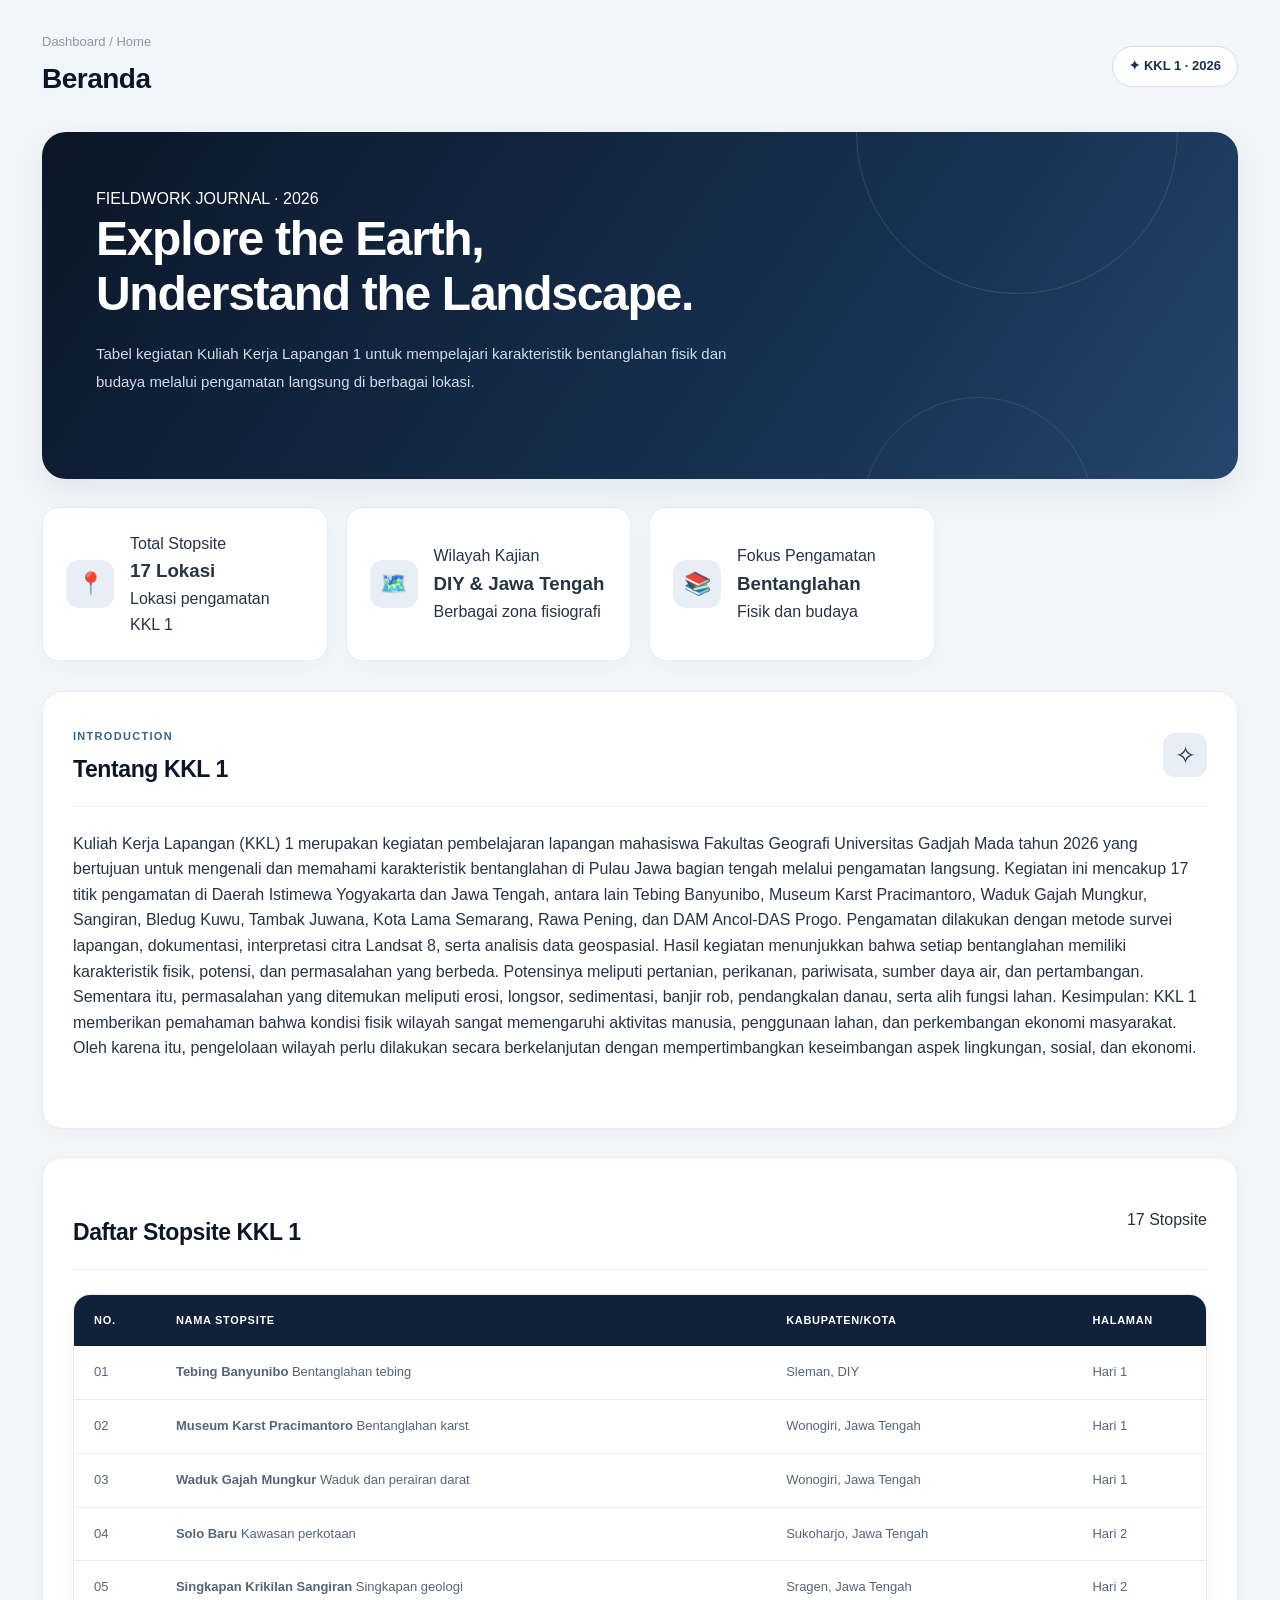
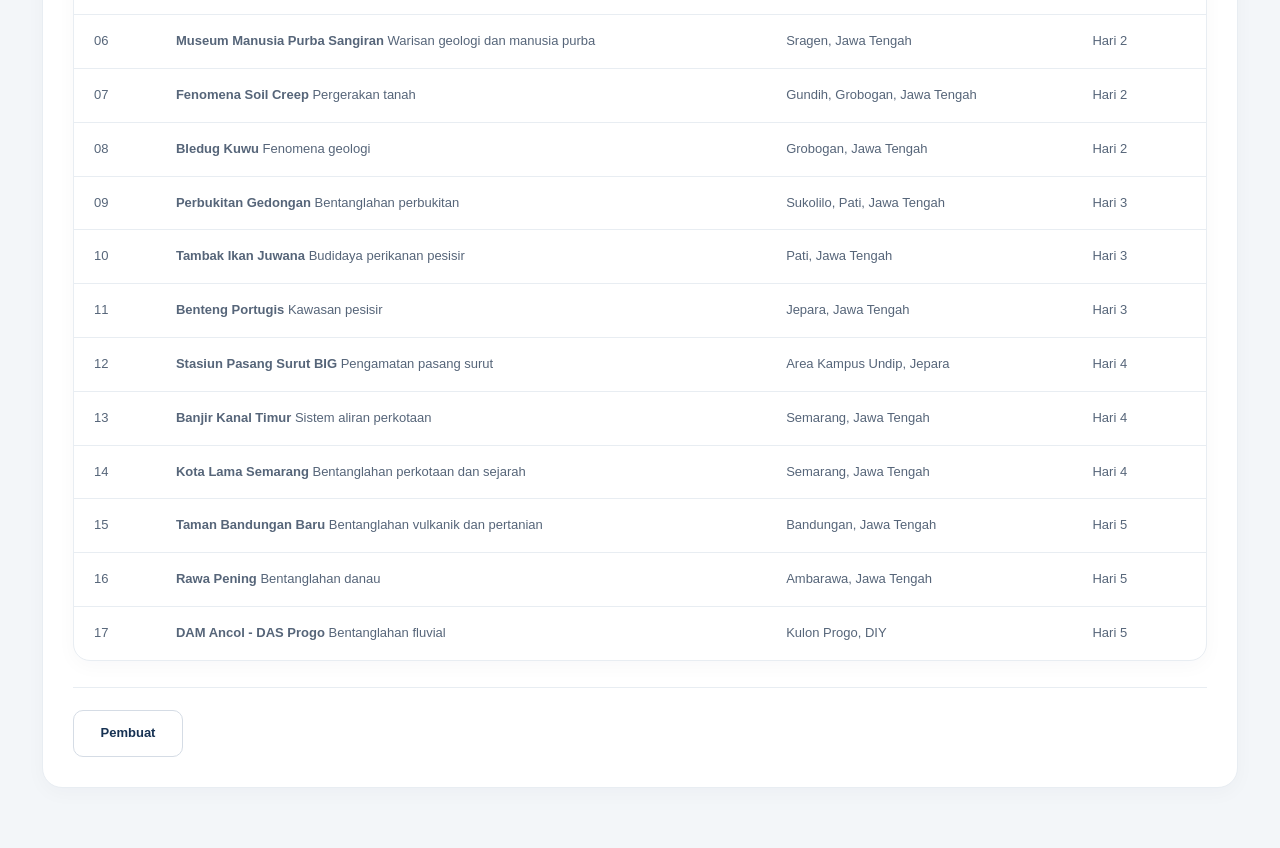
<file: index.html>
<!DOCTYPE html>
<html lang="id">

<head>
    <!-- Mengatur karakter teks -->
    <meta charset="UTF-8">

    <!-- Menyesuaikan tampilan dengan ukuran layar -->
    <meta name="viewport" content="width=device-width, initial-scale=1.0">

    <!-- Menentukan judul tab browser -->
    <title>KKL 1</title>

    <!-- Menghubungkan file CSS -->
    <link rel="stylesheet" href="style.css">
</head>

<body>

    <!-- KONTEN UTAMA HALAMAN -->
    <main class="main-content">

        <!-- BAGIAN HEADER -->
        <header class="topbar">
            <div>
                <!-- Menunjukkan posisi halaman -->
                <p class="breadcrumb">Dashboard / Home</p>

                <!-- Judul halaman -->
                <h2>Beranda</h2>
            </div>

            <!-- Label kegiatan -->
            <div class="topbar-badge">✦ KKL 1 · 2026</div>
        </header>

        <!-- BAGIAN PEMBUKA HALAMAN -->
        <section class="hero">
            <div class="hero-content">

                <!-- Label pengantar -->
                <span class="eyebrow">FIELDWORK JOURNAL · 2026</span>

                <!-- Judul utama; br membuat baris baru -->
                <h1>Explore the Earth,<br><span>Understand the Landscape.</span></h1>

                <!-- Deskripsi singkat kegiatan -->
                <p>
                    Tabel kegiatan Kuliah Kerja Lapangan 1 untuk
                    mempelajari karakteristik bentanglahan fisik dan budaya
                    melalui pengamatan langsung di berbagai lokasi.
                </p>

                <!-- Elemen dekorasi halaman -->
                <div class="hero-decoration">
                    <div class="hero-circle circle-one"></div>
                    <div class="hero-circle circle-two"></div>
                    <div class="floating-card"></div>
                </div>

            </div>
        </section>

        <!-- KARTU RINGKASAN INFORMASI -->
        <section class="stats-grid">

            <!-- Kartu jumlah stopsite -->
            <div class="stat-card">
                <div class="stat-icon pink">📍</div>
                <div>
                    <p>Total Stopsite</p>
                    <h3>17 Lokasi</h3>
                    <span>Lokasi pengamatan KKL 1</span>
                </div>
            </div>

            <!-- Kartu wilayah kajian -->
            <div class="stat-card">
                <div class="stat-icon blue">🗺️</div>
                <div>
                    <p>Wilayah Kajian</p>
                    <h3>DIY & Jawa Tengah</h3>
                    <span>Berbagai zona fisiografi</span>
                </div>
            </div>

            <!-- Kartu fokus pengamatan -->
            <div class="stat-card">
                <div class="stat-icon lilac">📚</div>
                <div>
                    <p>Fokus Pengamatan</p>
                    <h3>Bentanglahan</h3>
                    <span>Fisik dan budaya</span>
                </div>
            </div>

        </section>

        <!-- BAGIAN PENJELASAN KKL -->
        <section class="panel">

            <!-- Judul bagian dan dekorasi -->
            <div class="section-heading">
                <div>
                    <span class="section-kicker">INTRODUCTION</span>
                    <h2>Tentang KKL 1</h2>
                </div>

                <span class="heading-decoration">✧</span>
            </div>

            <!-- Menampilkan penjelasan kegiatan KKL 1 -->
            <p class="intro-text">
                Kuliah Kerja Lapangan (KKL) 1 merupakan kegiatan pembelajaran lapangan mahasiswa Fakultas Geografi
                Universitas Gadjah Mada tahun 2026 yang bertujuan untuk mengenali dan memahami karakteristik
                bentanglahan di Pulau Jawa bagian tengah melalui pengamatan langsung.

                Kegiatan ini mencakup 17 titik pengamatan di Daerah Istimewa Yogyakarta dan Jawa Tengah, antara lain
                Tebing Banyunibo, Museum Karst Pracimantoro, Waduk Gajah Mungkur, Sangiran, Bledug Kuwu, Tambak Juwana,
                Kota Lama Semarang, Rawa Pening, dan DAM Ancol-DAS Progo. Pengamatan dilakukan dengan metode survei
                lapangan, dokumentasi, interpretasi citra Landsat 8, serta analisis data geospasial.

                Hasil kegiatan menunjukkan bahwa setiap bentanglahan memiliki karakteristik fisik, potensi, dan
                permasalahan yang berbeda. Potensinya meliputi pertanian, perikanan, pariwisata, sumber daya air, dan
                pertambangan. Sementara itu, permasalahan yang ditemukan meliputi erosi, longsor, sedimentasi, banjir
                rob, pendangkalan danau, serta alih fungsi lahan.

                Kesimpulan: KKL 1 memberikan pemahaman bahwa kondisi fisik wilayah sangat memengaruhi aktivitas manusia,
                penggunaan lahan, dan perkembangan ekonomi masyarakat. Oleh karena itu, pengelolaan wilayah perlu
                dilakukan secara berkelanjutan dengan mempertimbangkan keseimbangan aspek lingkungan, sosial, dan
                ekonomi.
            </p>

            <!-- Label bidang ilmu terkait -->
            <div class="tag-row">
                <span class="tag-pink">Geomorfologi</span>
                <span class="tag-blue">Hidrologi</span>
                <span class="tag-lilac">Kartografi</span>
                <span class="tag-blue">Penginderaan Jauh</span>
                <span class="tag-pink">SIG</span>
            </div>

        </section>

        <!-- BAGIAN TABEL DAFTAR STOPSITE -->
        <section class="panel" id="daftar-stopsite">

            <!-- Judul dan jumlah stopsite -->
            <div class="section-heading">
                <div>
                    <span class="section-kicker"></span>
                    <h2>Daftar Stopsite KKL 1</h2>
                </div>

                <span class="table-count">17 Stopsite</span>
            </div>

            <!-- Membungkus tabel agar mudah diatur dengan CSS -->
            <div class="table-wrapper">

                <!-- Membuat tabel stopsite -->
                <table class="stopsite-table">

                    <!-- Kepala tabel -->
                    <thead>
                        <tr>
                            <th>No.</th>
                            <th>Nama Stopsite</th>
                            <th>Kabupaten/Kota</th>
                            <th>Halaman</th>
                        </tr>
                    </thead>

                    <!-- Isi tabel stopsite -->
                    <tbody>

                        <!-- Data stopsite 1 -->
                        <tr>
                            <td>01</td>
                            <td>
                                <strong>Tebing Banyunibo</strong>
                                <span class="table-subtitle">Bentanglahan tebing</span>
                            </td>
                            <td>Sleman, DIY</td>
                            <td>Hari 1</td>
                        </tr>

                        <!-- Data stopsite 2 -->
                        <tr>
                            <td>02</td>
                            <td>
                                <strong>Museum Karst Pracimantoro</strong>
                                <span class="table-subtitle">Bentanglahan karst</span>
                            </td>
                            <td>Wonogiri, Jawa Tengah</td>
                            <td>Hari 1</td>
                        </tr>

                        <!-- Data stopsite 3 -->
                        <tr>
                            <td>03</td>
                            <td>
                                <strong>Waduk Gajah Mungkur</strong>
                                <span class="table-subtitle">Waduk dan perairan darat</span>
                            </td>
                            <td>Wonogiri, Jawa Tengah</td>
                            <td>Hari 1</td>
                        </tr>

                        <!-- Data stopsite 4 -->
                        <tr>
                            <td>04</td>
                            <td>
                                <strong>Solo Baru</strong>
                                <span class="table-subtitle">Kawasan perkotaan</span>
                            </td>
                            <td>Sukoharjo, Jawa Tengah</td>
                            <td>Hari 2</td>
                        </tr>

                        <!-- Data stopsite 5 -->
                        <tr>
                            <td>05</td>
                            <td>
                                <strong>Singkapan Krikilan Sangiran</strong>
                                <span class="table-subtitle">Singkapan geologi</span>
                            </td>
                            <td>Sragen, Jawa Tengah</td>
                            <td>Hari 2</td>
                        </tr>

                        <!-- Data stopsite 6 -->
                        <tr>
                            <td>06</td>
                            <td>
                                <strong>Museum Manusia Purba Sangiran</strong>
                                <span class="table-subtitle">Warisan geologi dan manusia purba</span>
                            </td>
                            <td>Sragen, Jawa Tengah</td>
                            <td>Hari 2</td>
                        </tr>

                        <!-- Data stopsite 7 -->
                        <tr>
                            <td>07</td>
                            <td>
                                <strong>Fenomena Soil Creep</strong>
                                <span class="table-subtitle">Pergerakan tanah</span>
                            </td>
                            <td>Gundih, Grobogan, Jawa Tengah</td>
                            <td>Hari 2</td>
                        </tr>

                        <!-- Data stopsite 8 -->
                        <tr>
                            <td>08</td>
                            <td>
                                <strong>Bledug Kuwu</strong>
                                <span class="table-subtitle">Fenomena geologi</span>
                            </td>
                            <td>Grobogan, Jawa Tengah</td>
                            <td>Hari 2</td>
                        </tr>

                        <!-- Data stopsite 9 -->
                        <tr>
                            <td>09</td>
                            <td>
                                <strong>Perbukitan Gedongan</strong>
                                <span class="table-subtitle">Bentanglahan perbukitan</span>
                            </td>
                            <td>Sukolilo, Pati, Jawa Tengah</td>
                            <td>Hari 3</td>
                        </tr>

                        <!-- Data stopsite 10 -->
                        <tr>
                            <td>10</td>
                            <td>
                                <strong>Tambak Ikan Juwana</strong>
                                <span class="table-subtitle">Budidaya perikanan pesisir</span>
                            </td>
                            <td>Pati, Jawa Tengah</td>
                            <td>Hari 3</td>
                        </tr>

                        <!-- Data stopsite 11 -->
                        <tr>
                            <td>11</td>
                            <td>
                                <strong>Benteng Portugis</strong>
                                <span class="table-subtitle">Kawasan pesisir</span>
                            </td>
                            <td>Jepara, Jawa Tengah</td>
                            <td>Hari 3</td>
                        </tr>

                        <!-- Data stopsite 12 -->
                        <tr>
                            <td>12</td>
                            <td>
                                <strong>Stasiun Pasang Surut BIG</strong>
                                <span class="table-subtitle">Pengamatan pasang surut</span>
                            </td>
                            <td>Area Kampus Undip, Jepara</td>
                            <td>Hari 4</td>
                        </tr>

                        <!-- Data stopsite 13 -->
                        <tr>
                            <td>13</td>
                            <td>
                                <strong>Banjir Kanal Timur</strong>
                                <span class="table-subtitle">Sistem aliran perkotaan</span>
                            </td>
                            <td>Semarang, Jawa Tengah</td>
                            <td>Hari 4</td>
                        </tr>

                        <!-- Data stopsite 14 -->
                        <tr>
                            <td>14</td>
                            <td>
                                <strong>Kota Lama Semarang</strong>
                                <span class="table-subtitle">Bentanglahan perkotaan dan sejarah</span>
                            </td>
                            <td>Semarang, Jawa Tengah</td>
                            <td>Hari 4</td>
                        </tr>

                        <!-- Data stopsite 15 -->
                        <tr>
                            <td>15</td>
                            <td>
                                <strong>Taman Bandungan Baru</strong>
                                <span class="table-subtitle">Bentanglahan vulkanik dan pertanian</span>
                            </td>
                            <td>Bandungan, Jawa Tengah</td>
                            <td>Hari 5</td>
                        </tr>

                        <!-- Data stopsite 16 -->
                        <tr>
                            <td>16</td>
                            <td>
                                <strong>Rawa Pening</strong>
                                <span class="table-subtitle">Bentanglahan danau</span>
                            </td>
                            <td>Ambarawa, Jawa Tengah</td>
                            <td>Hari 5</td>
                        </tr>

                        <!-- Data stopsite 17 -->
                        <tr>
                            <td>17</td>
                            <td>
                                <strong>DAM Ancol - DAS Progo</strong>
                                <span class="table-subtitle">Bentanglahan fluvial</span>
                            </td>
                            <td>Kulon Progo, DIY</td>
                            <td>Hari 5</td>
                        </tr>

                    </tbody>
                </table>

            </div>

            <!-- Navigasi ke halaman lain -->
            <div class="page-navigation">

                <!-- Membuka halaman pembuat -->
                <a href="pembuat.html" class="page-button secondary-button">
                    Pembuat
                </a>

            </div>

        </section>

    </main>

</body>
</html>
</file>
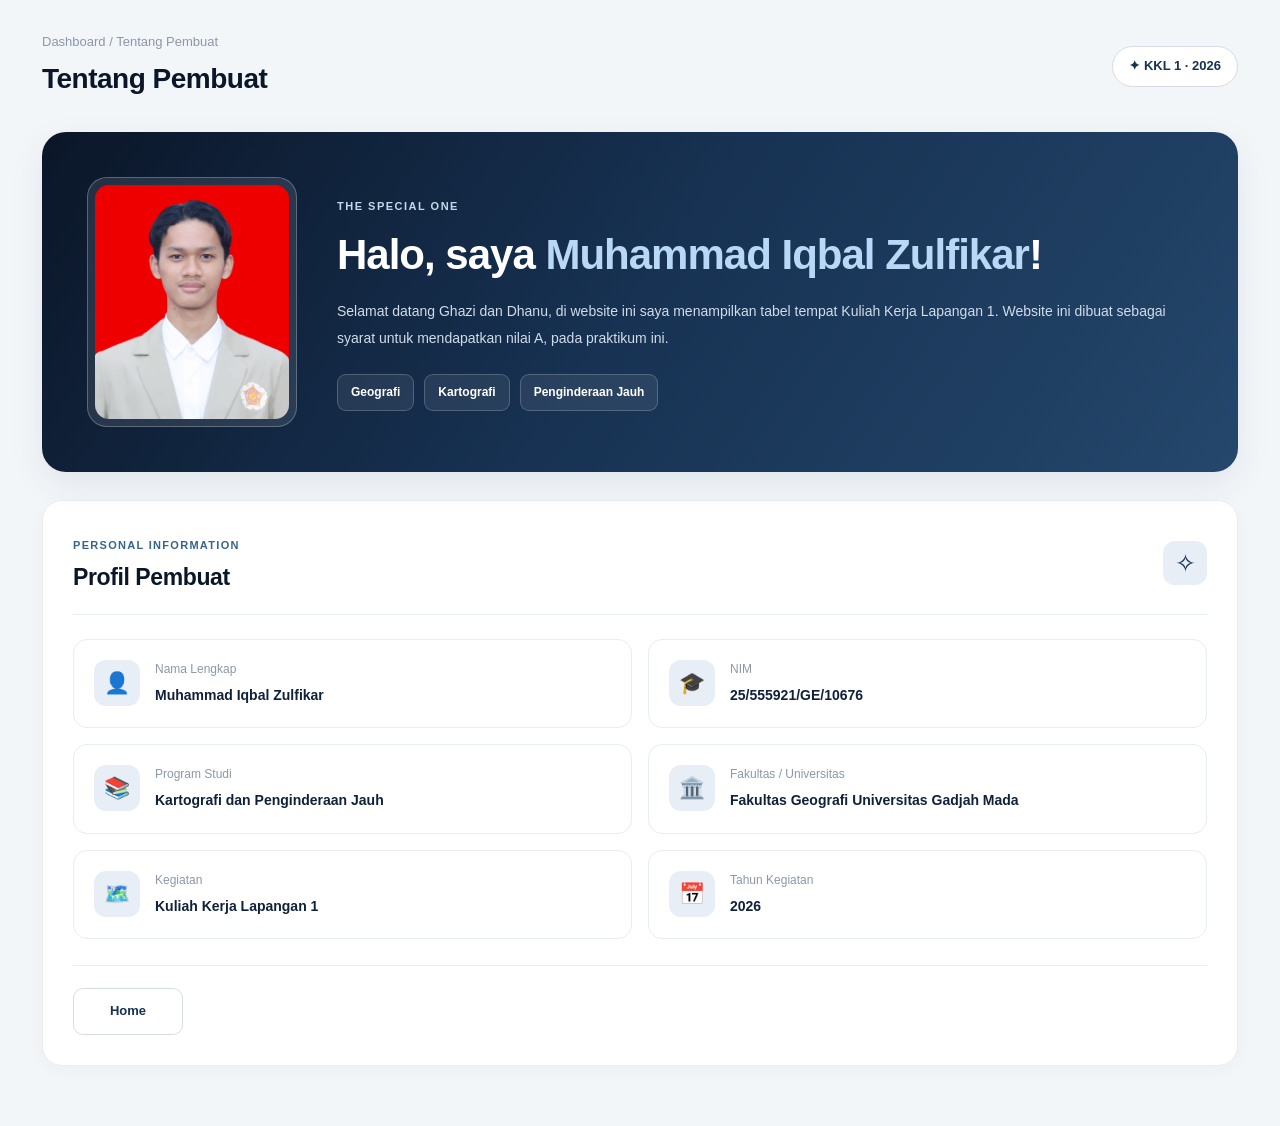
<file: pembuat.html>
<!DOCTYPE html>
<html lang="id">

<head>
    <!-- Mengatur karakter teks -->
    <meta charset="UTF-8">

    <!-- Menyesuaikan tampilan dengan ukuran layar -->
    <meta name="viewport" content="width=device-width, initial-scale=1.0">

    <!-- Menentukan judul tab browser -->
    <title>KKL 1</title>

    <!-- Menghubungkan file CSS -->
    <link rel="stylesheet" href="style.css">
</head>

<body>

    <!-- KONTEN UTAMA HALAMAN -->
    <main class="main-content">

        <!-- BAGIAN HEADER -->
        <header class="topbar">
            <div>
                <!-- Menunjukkan posisi halaman -->
                <p class="breadcrumb">Dashboard / Tentang Pembuat</p>

                <!-- Judul halaman -->
                <h2>Tentang Pembuat</h2>
            </div>

            <!-- Label kegiatan -->
            <div class="topbar-badge">✦ KKL 1 · 2026</div>
        </header>

        <!-- BAGIAN PERKENALAN PEMBUAT -->
        <section class="creator-hero">

            <!-- Menampilkan foto pembuat -->
            <div class="creator-avatar">
                <img src="foto-pembuat.jpg" alt="Foto pembuat website"
                    onerror="this.style.display='none'; this.nextElementSibling.style.display='flex';">
            </div>

            <!-- Informasi singkat pembuat -->
            <div class="creator-intro">

                <!-- Label pengantar -->
                <span class="section-kicker">THE SPECIAL ONE</span>

                <!-- Nama pembuat website -->
                <h1>Halo, saya <span>Muhammad Iqbal Zulfikar</span>!</h1>

                <!-- Deskripsi tujuan pembuatan website -->
                <p>
                    Selamat datang Ghazi dan Dhanu, di website ini saya menampilkan tabel tempat Kuliah Kerja
                    Lapangan 1. Website ini dibuat sebagai syarat untuk mendapatkan nilai A, pada praktikum ini.
                </p>

                <!-- Menampilkan bidang yang berkaitan dengan pembuat -->
                <div class="tag-row">
                    <span class="tag-pink">Geografi</span>
                    <span class="tag-blue">Kartografi</span>
                    <span class="tag-lilac">Penginderaan Jauh</span>
                </div>

            </div>
        </section>

        <!-- BAGIAN INFORMASI PEMBUAT -->
        <section class="panel">

            <!-- Judul bagian profil -->
            <div class="section-heading">
                <div>
                    <span class="section-kicker">PERSONAL INFORMATION</span>
                    <h2>Profil Pembuat</h2>
                </div>

                <!-- Dekorasi judul -->
                <span class="heading-decoration">✧</span>
            </div>

            <!-- Kumpulan informasi profil -->
            <div class="profile-grid">

                <!-- Informasi nama lengkap -->
                <div class="profile-item">
                    <span class="profile-icon">👤</span>
                    <div>
                        <p>Nama Lengkap</p>
                        <h3>Muhammad Iqbal Zulfikar</h3>
                    </div>
                </div>

                <!-- Informasi nomor induk mahasiswa -->
                <div class="profile-item">
                    <span class="profile-icon">🎓</span>
                    <div>
                        <p>NIM</p>
                        <h3>25/555921/GE/10676</h3>
                    </div>
                </div>

                <!-- Informasi program studi -->
                <div class="profile-item">
                    <span class="profile-icon">📚</span>
                    <div>
                        <p>Program Studi</p>
                        <h3>Kartografi dan Penginderaan Jauh</h3>
                    </div>
                </div>

                <!-- Informasi fakultas dan universitas -->
                <div class="profile-item">
                    <span class="profile-icon">🏛️</span>
                    <div>
                        <p>Fakultas / Universitas</p>
                        <h3>Fakultas Geografi Universitas Gadjah Mada</h3>
                    </div>
                </div>

                <!-- Informasi nama kegiatan -->
                <div class="profile-item">
                    <span class="profile-icon">🗺️</span>
                    <div>
                        <p>Kegiatan</p>
                        <h3>Kuliah Kerja Lapangan 1</h3>
                    </div>
                </div>

                <!-- Informasi tahun kegiatan -->
                <div class="profile-item">
                    <span class="profile-icon">📅</span>
                    <div>
                        <p>Tahun Kegiatan</p>
                        <h3>2026</h3>
                    </div>
                </div>

            </div>

            <!-- BAGIAN NAVIGASI HALAMAN -->
            <div class="page-navigation">

                <!-- Tombol untuk kembali ke halaman Home -->
                <a href="index.html" class="page-button secondary-button">
                    Home
                </a>

            </div>

        </section>

    </main>

</body>
</html>
</file>
<file: style.css>
/* Menyimpan variabel warna dan bayangan */
:root {
    --navy-950: #0b1628;
    --navy-900: #10213a;
    --navy-800: #173253;
    --navy-700: #24476b;
    --blue-600: #35658e;
    --blue-100: #e7eef5;
    --gray-900: #263445;
    --gray-700: #566579;
    --gray-500: #8b98a8;
    --gray-300: #d5dce5;
    --gray-200: #e8edf2;
    --gray-100: #f3f6f9;
    --white: #ffffff;
    --shadow: 0 12px 35px rgba(16, 33, 58, 0.08);
}

/* Mengatur margin, padding, dan ukuran semua elemen */
* {
    margin: 0;
    padding: 0;
    box-sizing: border-box;
}

/* Membuat perpindahan scroll lebih halus */
html {
    scroll-behavior: smooth;
}

/* Mengatur font, warna latar, teks, dan jarak baris */
body {
    font-family: "Segoe UI", Arial, sans-serif;
    background: var(--gray-100);
    color: var(--gray-900);
    line-height: 1.6;
}

/* Menghilangkan garis bawah tautan */
a {
    text-decoration: none;
    color: inherit;
}

/* Mengatur lebar dan jarak konten utama */
.main-content {
    max-width: 1440px;
    margin: auto;
    padding: 32px 42px;
}

/* TOPBAR: bagian header */

/* Menyusun elemen header secara horizontal */
.topbar {
    display: flex;
    align-items: center;
    justify-content: space-between;
    gap: 20px;
    margin-bottom: 30px;
}

/* Mengatur teks penunjuk lokasi halaman */
.breadcrumb {
    color: var(--gray-500);
    font-size: 13px;
    margin-bottom: 4px;
}

/* Mengatur judul pada header */
.topbar h2 {
    color: var(--navy-950);
    font-size: 28px;
    font-weight: 750;
    letter-spacing: -0.5px;
}

/* Membuat label kegiatan berbentuk kapsul */
.topbar-badge {
    padding: 9px 16px;
    border: 1px solid var(--gray-300);
    border-radius: 30px;
    background: var(--white);
    color: var(--navy-800);
    font-size: 13px;
    font-weight: 700;
    white-space: nowrap;
}

/* HERO: bagian pembuka */

/* Membuat panel pembuka dengan latar gradasi */
.hero {
    position: relative;
    overflow: hidden;
    display: flex;
    align-items: center;
    justify-content: space-between;
    gap: 35px;
    padding: 54px;
    border-radius: 24px;
    background: linear-gradient(
        125deg,
        var(--navy-950) 0%,
        var(--navy-800) 68%,
        var(--navy-700) 100%
    );
    color: var(--white);
    box-shadow: var(--shadow);
    margin-bottom: 28px;
}

/* Menambahkan lingkaran dekoratif pertama */
.hero::before {
    content: "";
    position: absolute;
    width: 320px;
    height: 320px;
    border: 1px solid rgba(255, 255, 255, 0.12);
    border-radius: 50%;
    right: 5%;
    top: -160px;
}

/* Menambahkan lingkaran dekoratif kedua */
.hero::after {
    content: "";
    position: absolute;
    width: 230px;
    height: 230px;
    border: 1px solid rgba(255, 255, 255, 0.1);
    border-radius: 50%;
    right: 12%;
    bottom: -150px;
}

/* Mengatur posisi dan lebar isi panel pembuka */
.hero-content {
    position: relative;
    z-index: 1;
    max-width: 720px;
}

/* Mengatur label kecil pada panel pembuka */
.hero-label {
    display: inline-block;
    padding: 7px 13px;
    border: 1px solid rgba(255, 255, 255, 0.22);
    border-radius: 30px;
    background: rgba(255, 255, 255, 0.08);
    color: #d8e6f5;
    font-size: 12px;
    font-weight: 700;
    letter-spacing: 1px;
    margin-bottom: 20px;
}

/* Mengatur ukuran judul utama */
.hero h1 {
    max-width: 680px;
    font-size: clamp(32px, 4vw, 48px);
    line-height: 1.15;
    letter-spacing: -1.3px;
    margin-bottom: 18px;
}

/* Mengatur teks deskripsi panel pembuka */
.hero p {
    max-width: 650px;
    color: #d1dce9;
    font-size: 15px;
    line-height: 1.9;
    margin-bottom: 28px;
}

/* Menyusun tombol pada panel pembuka */
.hero-actions {
    display: flex;
    align-items: center;
    flex-wrap: wrap;
    gap: 12px;
}

/* Mengatur bentuk dasar tombol */
.btn {
    display: inline-flex;
    align-items: center;
    justify-content: center;
    padding: 12px 19px;
    border-radius: 10px;
    font-size: 13px;
    font-weight: 700;
    transition: 0.25s ease;
}

/* Mengatur warna tombol utama */
.btn-primary {
    background: var(--white);
    color: var(--navy-950);
}

/* Memberikan efek ketika tombol utama diarahkan */
.btn-primary:hover {
    background: var(--blue-100);
    transform: translateY(-2px);
}

/* Mengatur tampilan tombol sekunder */
.btn-secondary {
    border: 1px solid rgba(255, 255, 255, 0.3);
    color: var(--white);
}

/* Memberikan efek ketika tombol sekunder diarahkan */
.btn-secondary:hover {
    background: rgba(255, 255, 255, 0.1);
    transform: translateY(-2px);
}

/* Mengatur simbol dekoratif pada panel pembuka */
.hero-symbol {
    position: relative;
    z-index: 1;
    display: flex;
    align-items: center;
    justify-content: center;
    flex-shrink: 0;
    width: 155px;
    height: 155px;
    border: 1px solid rgba(255, 255, 255, 0.2);
    border-radius: 32px;
    background: rgba(255, 255, 255, 0.08);
    color: var(--white);
    font-size: 65px;
    transform: rotate(5deg);
}

/* STATISTICS: kartu statistik */

/* Menyusun kartu statistik dalam empat kolom */
.stats-grid {
    display: grid;
    grid-template-columns: repeat(4, minmax(0, 1fr));
    gap: 18px;
    margin-bottom: 30px;
}

/* Mengatur tampilan kartu statistik */
.stat-card {
    display: flex;
    align-items: center;
    gap: 16px;
    padding: 23px;
    border: 1px solid var(--gray-200);
    border-radius: 17px;
    background: var(--white);
    box-shadow: 0 5px 20px rgba(16, 33, 58, 0.03);
    transition: 0.25s ease;
}

/* Memberikan efek ketika kartu statistik diarahkan */
.stat-card:hover {
    transform: translateY(-4px);
    box-shadow: var(--shadow);
}

/* Mengatur kotak ikon statistik */
.stat-icon {
    display: flex;
    align-items: center;
    justify-content: center;
    flex-shrink: 0;
    width: 48px;
    height: 48px;
    border-radius: 13px;
    background: var(--blue-100);
    color: var(--navy-800);
    font-size: 22px;
}

/* Mengatur teks keterangan statistik */
.stat-info p {
    color: var(--gray-700);
    font-size: 12px;
    margin-bottom: 3px;
}

/* Mengatur angka statistik */
.stat-info h3 {
    color: var(--navy-950);
    font-size: 24px;
    line-height: 1.3;
    font-weight: 750;
}

/* SECTION: judul bagian */

/* Menyusun judul dan elemen pendamping */
.section-heading {
    display: flex;
    align-items: flex-end;
    justify-content: space-between;
    gap: 20px;
    margin-bottom: 20px;
}

/* Mengatur judul bagian */
.section-heading h2 {
    color: var(--navy-950);
    font-size: 23px;
    letter-spacing: -0.4px;
}

/* Mengatur deskripsi bagian */
.section-heading p {
    color: var(--gray-700);
    font-size: 13px;
    margin-top: 4px;
}

/* Mengatur label kecil bagian */
.section-label {
    color: var(--blue-600);
    font-size: 11px;
    font-weight: 800;
    letter-spacing: 1.5px;
    text-transform: uppercase;
    margin-bottom: 5px;
}

/* ABOUT: panel informasi */

/* Menyusun panel informasi menjadi dua kolom */
.about-panel {
    display: grid;
    grid-template-columns: 1.3fr 1fr;
    gap: 30px;
    padding: 30px;
    border: 1px solid var(--gray-200);
    border-radius: 19px;
    background: var(--white);
    margin-bottom: 36px;
}

/* Mengatur judul informasi */
.about-text h3 {
    color: var(--navy-950);
    font-size: 19px;
    margin-bottom: 12px;
}

/* Mengatur paragraf informasi */
.about-text p {
    color: var(--gray-700);
    font-size: 13px;
    line-height: 1.9;
}

/* Menyusun detail informasi dalam dua kolom */
.about-details {
    display: grid;
    grid-template-columns: repeat(2, minmax(0, 1fr));
    gap: 12px;
}

/* Mengatur kotak detail informasi */
.detail-item {
    padding: 15px;
    border-radius: 12px;
    background: var(--gray-100);
}

/* Mengatur label detail informasi */
.detail-item span {
    display: block;
    color: var(--gray-500);
    font-size: 11px;
    margin-bottom: 4px;
}

/* Mengatur isi detail informasi */
.detail-item strong {
    display: block;
    color: var(--navy-900);
    font-size: 13px;
}

/* TABLE: tabel stopsite */

/* Mengatur jarak bagian tabel */
.table-section {
    margin-bottom: 35px;
}

/* Membungkus tabel dan mendukung scroll horizontal */
.table-wrapper {
    overflow-x: auto;
    border: 1px solid var(--gray-200);
    border-radius: 17px;
    background: var(--white);
    box-shadow: 0 5px 20px rgba(16, 33, 58, 0.03);
}

/* Mengatur ukuran dan garis tabel */
.stopsite-table {
    width: 100%;
    border-collapse: collapse;
    min-width: 760px;
}

/* Mengatur warna kepala tabel */
.stopsite-table thead {
    background: var(--navy-900);
    color: var(--white);
}

/* Mengatur sel judul kolom */
.stopsite-table th {
    padding: 17px 20px;
    text-align: left;
    font-size: 11px;
    font-weight: 750;
    letter-spacing: 0.7px;
    text-transform: uppercase;
    white-space: nowrap;
}

/* Mengatur sel isi tabel */
.stopsite-table td {
    padding: 16px 20px;
    border-bottom: 1px solid var(--gray-200);
    color: var(--gray-700);
    font-size: 13px;
    vertical-align: middle;
}

/* Mengatur transisi warna baris tabel */
.stopsite-table tbody tr {
    transition: background 0.2s ease;
}

/* Mengubah warna baris ketika diarahkan */
.stopsite-table tbody tr:hover {
    background: #f6f9fc;
}

/* Menghilangkan garis bawah pada baris terakhir */
.stopsite-table tbody tr:last-child td {
    border-bottom: none;
}

/* Mengatur tampilan nomor stopsite */
.stop-number {
    display: inline-flex;
    align-items: center;
    justify-content: center;
    width: 34px;
    height: 34px;
    border-radius: 9px;
    background: var(--blue-100);
    color: var(--navy-800);
    font-size: 12px;
    font-weight: 800;
}

/* Menegaskan nama stopsite */
.stop-name {
    color: var(--navy-950);
    font-weight: 700;
}

/* Mengatur warna teks lokasi */
.stop-location {
    color: var(--gray-700);
}

/* Mengatur label jenis bentanglahan */
.landform-tag {
    display: inline-block;
    padding: 5px 10px;
    border: 1px solid var(--gray-200);
    border-radius: 7px;
    background: var(--gray-100);
    color: var(--navy-800);
    font-size: 11px;
    font-weight: 650;
    white-space: nowrap;
}

/* Mengatur label hari kegiatan */
.day-tag {
    display: inline-block;
    padding: 6px 11px;
    border-radius: 8px;
    background: var(--navy-900);
    color: var(--white);
    font-size: 11px;
    font-weight: 700;
    white-space: nowrap;
}

/* FOOTER: bagian bawah halaman */

/* Menyusun dan mengatur tampilan footer */
.footer {
    display: flex;
    align-items: center;
    justify-content: space-between;
    gap: 15px;
    padding: 22px 0 5px;
    border-top: 1px solid var(--gray-300);
    color: var(--gray-500);
    font-size: 12px;
}

/* Menegaskan teks penting pada footer */
.footer strong {
    color: var(--navy-800);
}

/* RESPONSIVE: penyesuaian untuk layar tablet */
@media (max-width: 1000px) {
    /* Mengatur jarak konten pada tablet */
    .main-content {
        padding: 28px;
    }

    /* Mengurangi jarak dalam panel pembuka */
    .hero {
        padding: 40px;
    }

    /* Menampilkan kartu statistik dalam dua kolom */
    .stats-grid {
        grid-template-columns: repeat(2, minmax(0, 1fr));
    }

    /* Memperkecil simbol dekoratif */
    .hero-symbol {
        width: 120px;
        height: 120px;
        font-size: 50px;
    }
}

/* RESPONSIVE: penyesuaian untuk layar ponsel */
@media (max-width: 700px) {
    /* Mengurangi jarak tepi konten */
    .main-content {
        padding: 20px 15px;
    }

    /* Menyusun header secara vertikal */
    .topbar {
        align-items: flex-start;
        flex-direction: column;
        margin-bottom: 22px;
    }

    /* Memperkecil judul header */
    .topbar h2 {
        font-size: 24px;
    }

    /* Mengurangi padding panel pembuka */
    .hero {
        padding: 30px 24px;
        border-radius: 19px;
    }

    /* Menyembunyikan simbol dekoratif di ponsel */
    .hero-symbol {
        display: none;
    }

    /* Memperkecil judul panel pembuka */
    .hero h1 {
        font-size: 32px;
    }

    /* Memperkecil teks deskripsi */
    .hero p {
        font-size: 13px;
    }

    /* Mempersempit jarak kartu statistik */
    .stats-grid {
        gap: 12px;
    }

    /* Menyusun isi kartu statistik secara vertikal */
    .stat-card {
        align-items: flex-start;
        flex-direction: column;
        gap: 12px;
        padding: 17px;
    }

    /* Memperkecil angka statistik */
    .stat-info h3 {
        font-size: 22px;
    }

    /* Menyusun panel informasi menjadi satu kolom */
    .about-panel {
        grid-template-columns: 1fr;
        padding: 22px;
        gap: 22px;
    }

    /* Menyusun judul bagian secara vertikal */
    .section-heading {
        align-items: flex-start;
        flex-direction: column;
        gap: 8px;
    }

    /* Memperkecil judul bagian */
    .section-heading h2 {
        font-size: 21px;
    }

    /* Menyusun footer secara vertikal */
    .footer {
        align-items: flex-start;
        flex-direction: column;
    }
}

/* RESPONSIVE: penyesuaian untuk ponsel kecil */
@media (max-width: 400px) {
    /* Menampilkan statistik dalam satu kolom */
    .stats-grid {
        grid-template-columns: 1fr;
    }

    /* Menampilkan detail informasi dalam satu kolom */
    .about-details {
        grid-template-columns: 1fr;
    }

    /* Memperkecil judul panel pembuka */
    .hero h1 {
        font-size: 28px;
    }
}

/* PROFIL PEMBUAT */

/* Mengatur panel perkenalan pembuat */
.creator-hero {
    position: relative;
    display: flex;
    align-items: center;
    gap: 40px;
    padding: 45px;
    margin-bottom: 28px;
    overflow: hidden;
    border-radius: 24px;
    background: linear-gradient(
        125deg,
        var(--navy-950),
        var(--navy-800),
        var(--navy-700)
    );
    color: var(--white);
    box-shadow: var(--shadow);
}

/* Mengatur wadah foto pembuat */
.creator-avatar {
    position: relative;
    z-index: 1;
    flex-shrink: 0;
    width: 210px;
    height: 250px;
    padding: 7px;
    overflow: hidden;
    border: 1px solid rgba(255,255,255,.25);
    border-radius: 20px;
    background: rgba(255,255,255,.1);
}

/* Menyesuaikan foto dengan ukuran wadah */
.creator-avatar img {
    width: 100%;
    height: 100%;
    display: block;
    object-fit: cover;
    object-position: center;
    border-radius: 14px;
}

/* Mengatur posisi teks perkenalan */
.creator-intro {
    position: relative;
    z-index: 1;
    flex: 1;
    min-width: 0;
}

/* Mengatur label kecil profil pembuat */
.creator-intro .section-kicker {
    color: #c5d9ed;
    font-size: 11px;
    font-weight: 800;
    letter-spacing: 1.5px;
}

/* Mengatur judul perkenalan pembuat */
.creator-intro h1 {
    margin: 12px 0 18px;
    color: var(--white);
    font-size: clamp(28px, 3.5vw, 42px);
    line-height: 1.2;
    letter-spacing: -1px;
}

/* Memberikan warna khusus pada nama pembuat */
.creator-intro h1 span {
    color: #b9d8f5;
}

/* Mengatur paragraf perkenalan pembuat */
.creator-intro p {
    margin-bottom: 22px;
    color: #d1dce9;
    font-size: 14px;
    line-height: 1.9;
}

/* LABEL BIDANG KEILMUAN */

/* Menyusun label bidang keilmuan */
.tag-row {
    display: flex;
    flex-wrap: wrap;
    gap: 10px;
}

/* Mengatur tampilan label bidang */
.tag-row span {
    display: inline-block;
    padding: 8px 13px;
    border: 1px solid rgba(255,255,255,.2);
    border-radius: 9px;
    background: rgba(255,255,255,.08);
    color: var(--white);
    font-size: 12px;
    font-weight: 650;
    transition: .25s ease;
}

/* Memberikan efek ketika label diarahkan */
.tag-row span:hover {
    background: rgba(255,255,255,.17);
    transform: translateY(-2px);
}

/* PANEL INFORMASI PROFIL */

/* Mengatur tampilan panel konten */
.panel {
    padding: 30px;
    margin-bottom: 28px;
    border: 1px solid var(--gray-200);
    border-radius: 20px;
    background: var(--white);
    box-shadow: 0 5px 20px rgba(16,33,58,.03);
}

/* Mengatur tata letak judul dan garis pemisah */
.section-heading {
    display: flex;
    align-items: center;
    justify-content: space-between;
    gap: 20px;
    margin-bottom: 24px;
    padding-bottom: 18px;
    border-bottom: 1px solid var(--gray-200);
}

/* Mengatur judul bagian profil */
.section-heading h2 {
    color: var(--navy-950);
    font-size: 23px;
    font-weight: 750;
}

/* Mengatur label kecil pada judul bagian */
.section-heading .section-kicker {
    display: inline-block;
    margin-bottom: 5px;
    color: var(--blue-600);
    font-size: 11px;
    font-weight: 800;
    letter-spacing: 1.3px;
}

/* Mengatur ikon dekoratif judul */
.heading-decoration {
    display: flex;
    align-items: center;
    justify-content: center;
    width: 44px;
    height: 44px;
    flex-shrink: 0;
    border-radius: 12px;
    background: var(--blue-100);
    color: var(--navy-800);
    font-size: 25px;
}

/* GRID KARTU PROFIL */

/* Menyusun kartu profil dalam dua kolom */
.profile-grid {
    display: grid;
    grid-template-columns: repeat(2, minmax(0, 1fr));
    gap: 16px;
}

/* Mengatur tampilan kartu informasi profil */
.profile-item {
    display: flex;
    align-items: flex-start;
    gap: 15px;
    min-width: 0;
    padding: 20px;
    border: 1px solid var(--gray-200);
    border-radius: 14px;
    background: var(--white);
    transition: .25s ease;
}

/* Memberikan efek ketika kartu profil diarahkan */
.profile-item:hover {
    border-color: #b9cadc;
    background: #f8fafd;
    box-shadow: 0 8px 22px rgba(16,33,58,.06);
    transform: translateY(-3px);
}

/* Mengatur kotak ikon profil */
.profile-icon {
    display: flex;
    align-items: center;
    justify-content: center;
    flex-shrink: 0;
    width: 46px;
    height: 46px;
    border-radius: 12px;
    background: var(--blue-100);
    font-size: 21px;
}

/* Mengatur label informasi profil */
.profile-item p {
    margin-bottom: 5px;
    color: var(--gray-500);
    font-size: 12px;
}

/* Mengatur isi informasi profil */
.profile-item h3 {
    color: var(--navy-900);
    font-size: 14px;
    font-weight: 750;
    line-height: 1.65;
    overflow-wrap: anywhere;
}

/* TOMBOL NAVIGASI */

/* Menyusun area navigasi halaman */
.page-navigation {
    display: flex;
    gap: 12px;
    margin-top: 26px;
    padding-top: 22px;
    border-top: 1px solid var(--gray-200);
}

/* Mengatur bentuk dasar tombol navigasi */
.page-button {
    display: inline-flex;
    align-items: center;
    justify-content: center;
    min-width: 110px;
    padding: 12px 20px;
    border: 1px solid var(--gray-300);
    border-radius: 10px;
    font-size: 13px;
    font-weight: 700;
    transition: .25s ease;
}

/* Mengatur tampilan tombol sekunder */
.secondary-button {
    background: var(--white);
    color: var(--navy-800);
}

/* Memberikan efek ketika tombol navigasi diarahkan */
.secondary-button:hover {
    border-color: var(--navy-800);
    background: var(--navy-900);
    color: var(--white);
    transform: translateY(-2px);
}

/* RESPONSIVE PROFIL: tablet */
@media (max-width: 1000px) {
    /* Mengurangi jarak panel profil */
    .creator-hero {
        gap: 28px;
        padding: 32px;
    }

    /* Memperkecil foto pembuat */
    .creator-avatar {
        width: 175px;
        height: 220px;
    }

    /* Memperkecil judul profil */
    .creator-intro h1 {
        font-size: 32px;
    }

    /* Mengurangi jarak dalam kartu profil */
    .profile-item {
        padding: 16px;
    }
}

/* RESPONSIVE PROFIL: ponsel */
@media (max-width: 700px) {
    /* Menyusun panel profil secara vertikal */
    .creator-hero {
        flex-direction: column;
        gap: 24px;
        padding: 28px 20px;
        text-align: center;
        border-radius: 19px;
    }

    /* Memperkecil foto pembuat */
    .creator-avatar {
        width: 165px;
        height: 195px;
    }

    /* Menyesuaikan ukuran judul profil */
    .creator-intro h1 {
        font-size: 29px;
    }

    /* Memperkecil teks perkenalan */
    .creator-intro p {
        font-size: 13px;
    }

    /* Memusatkan label bidang keilmuan */
    .tag-row {
        justify-content: center;
    }

    /* Mengurangi padding panel */
    .panel {
        padding: 22px 16px;
    }

    /* Memperkecil judul bagian */
    .section-heading h2 {
        font-size: 21px;
    }

    /* Menyusun kartu profil menjadi satu kolom */
    .profile-grid {
        grid-template-columns: 1fr;
        gap: 12px;
    }

    /* Mengatur jarak dalam kartu profil */
    .profile-item {
        padding: 16px;
    }
}

/* RESPONSIVE PROFIL: ponsel kecil */
@media (max-width: 400px) {
    /* Mengurangi padding panel profil */
    .creator-hero {
        padding: 23px 15px;
    }

    /* Memperkecil judul profil */
    .creator-intro h1 {
        font-size: 25px;
    }

    /* Mengurangi padding panel */
    .panel {
        padding: 18px 12px;
    }

    /* Memperkecil teks informasi profil */
    .profile-item h3 {
        font-size: 12px;
    }
}
</file>
